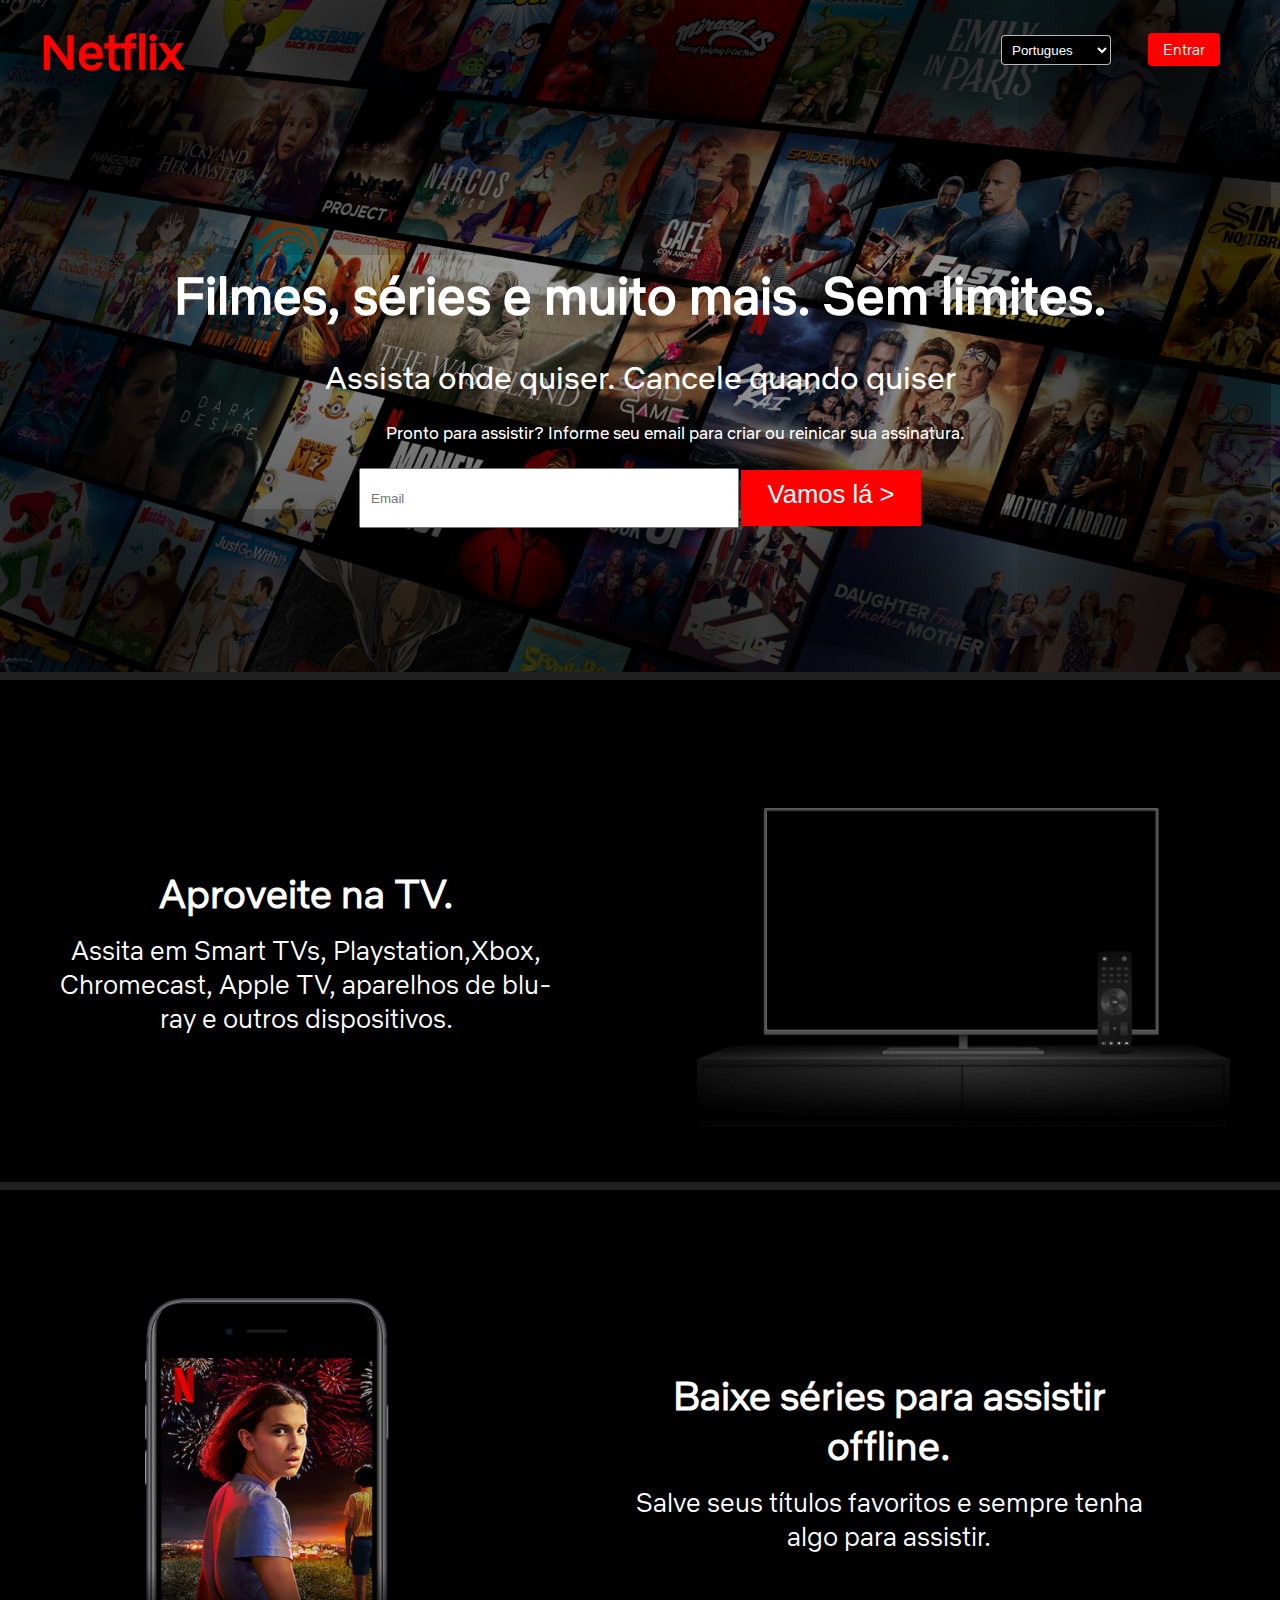
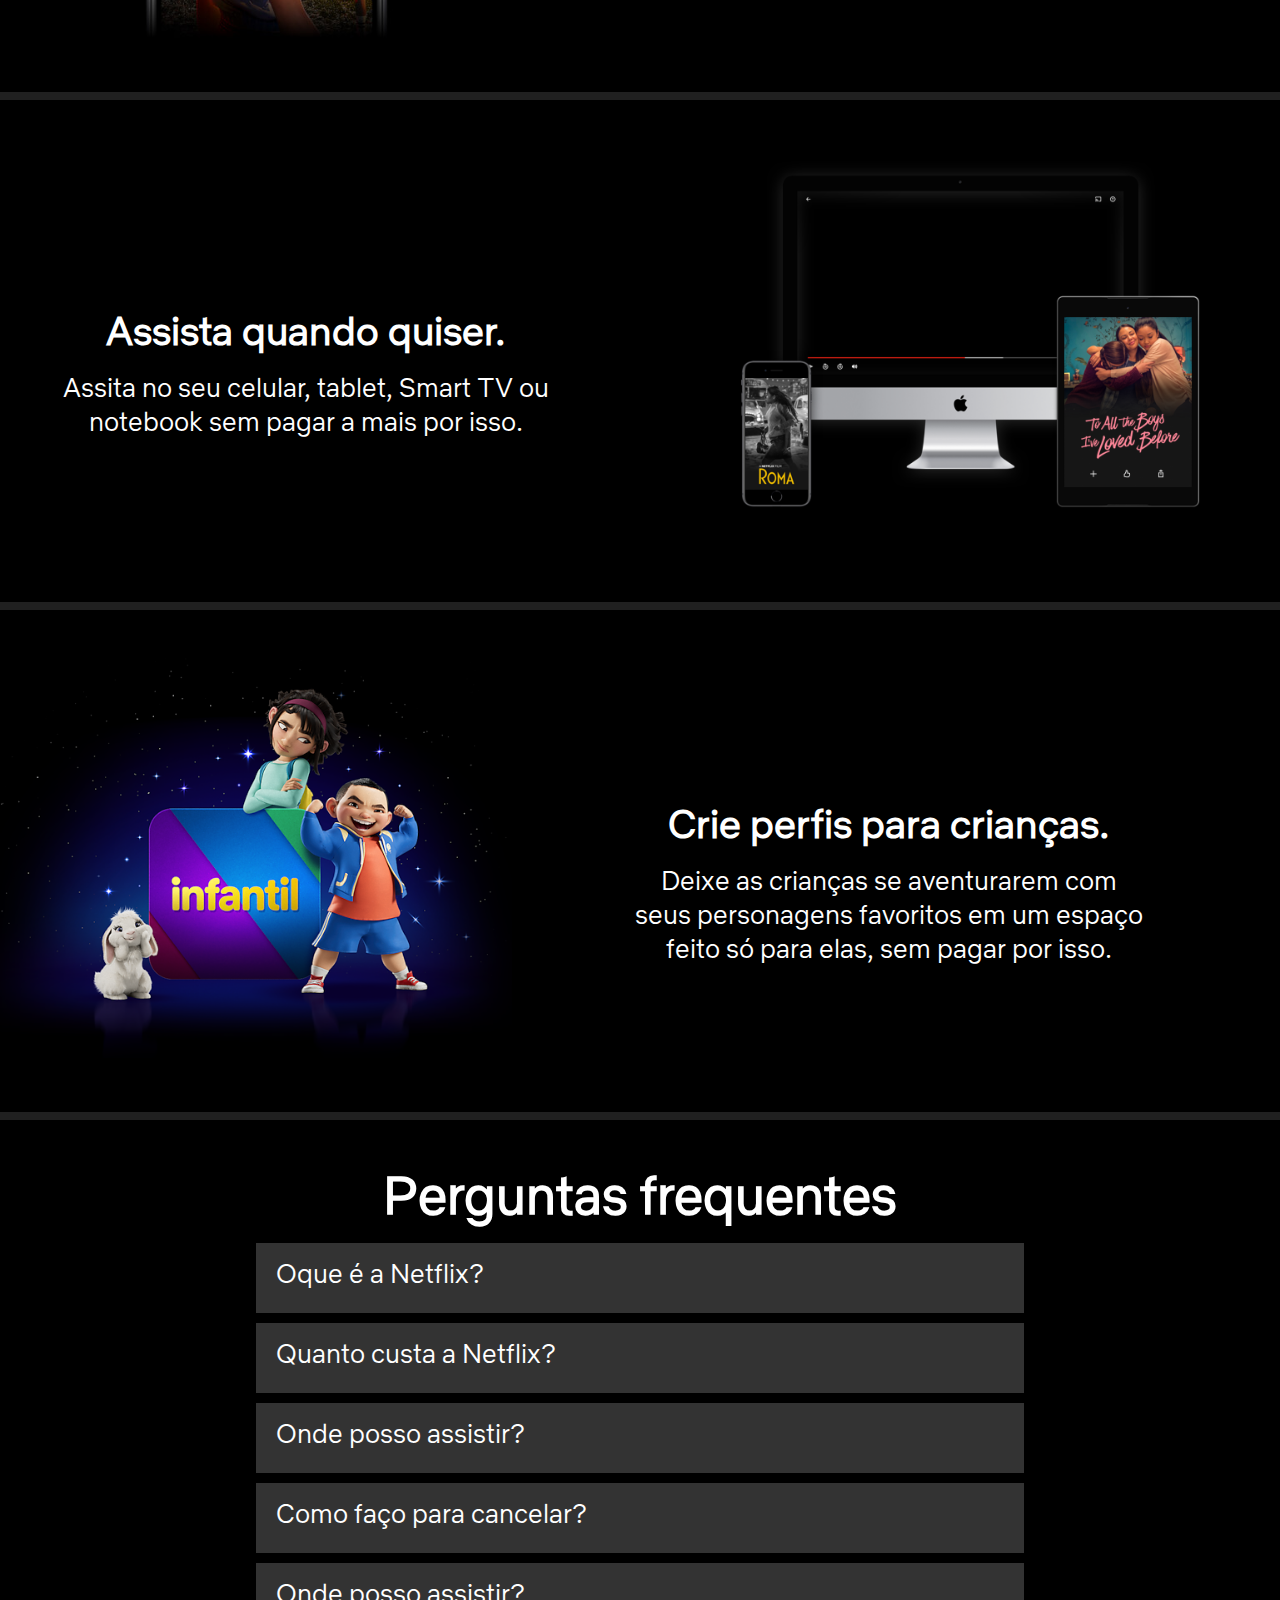
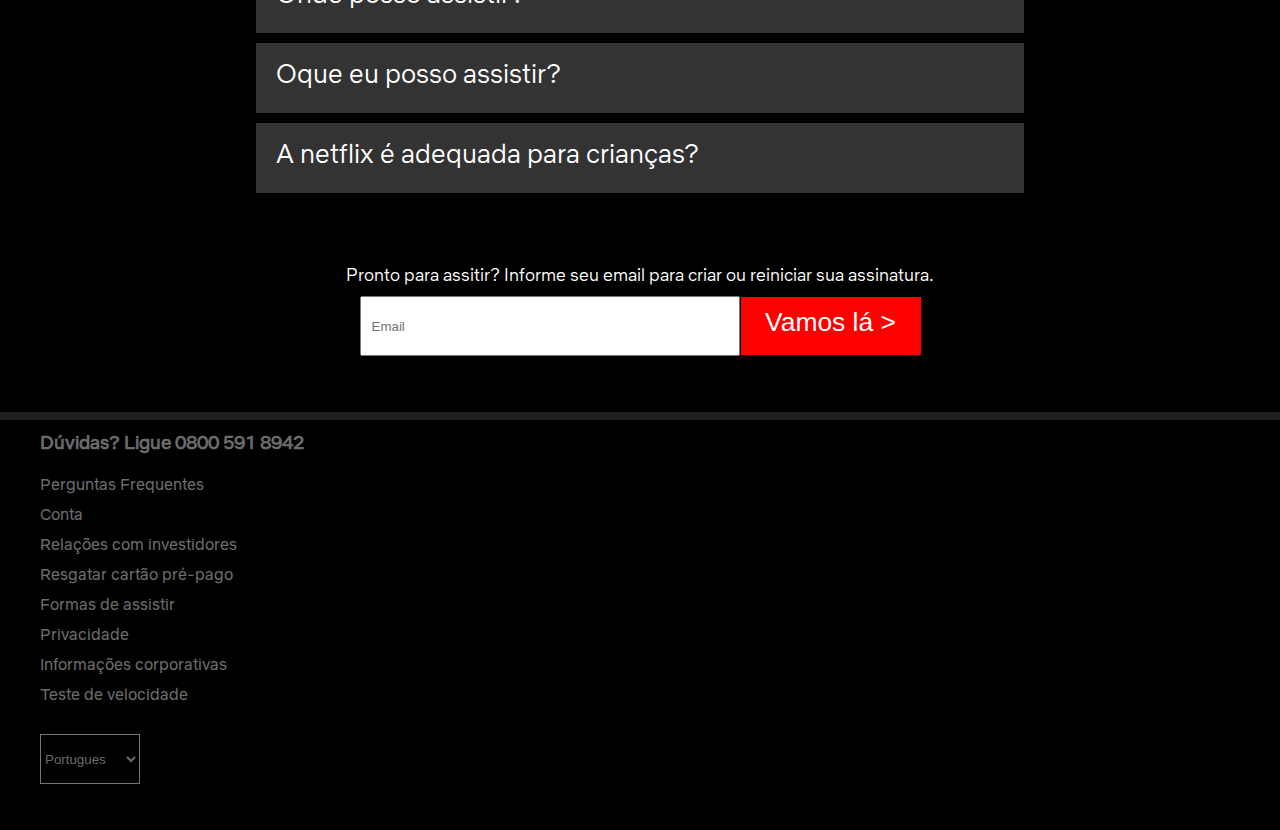
<file: index.html>
<!DOCTYPE html>
<html lang="pt-br">
<head>
    <meta charset="UTF-8">
    <meta http-equiv="X-UA-Compatible" content="IE=edge">
    <meta name="viewport" content="width=device-width, initial-scale=1.0">
    <title>Netflix</title>
    <link rel="shortcut icon" href="./icon/netflix.png" type="image/x-icon">
    <link rel="stylesheet" href="estilos/style.css">
    <link rel="stylesheet" href="estilos/style-desktop.css" media="screen and (min-width: 992px)">
</head>
<body>
    <header>
        <div class="cabeca">
            <h1>Netflix</h1>
            <menu>
                <select name="" id="linguagem">
                    <option value="PT-BR">Portugues</option>
                    <option value="EN">Inglês</option>
                </select>
                <a href="home.html" target="_self" rel="next">Entrar</a>
            </menu>
        </div>

        <div class="cabeca2">
            <h2>Filmes, séries e muito mais. Sem limites.</h2>
            <p>Assista onde quiser. Cancele quando quiser</p>
            <p class="second-p">Pronto para assistir? Informe seu email para criar ou reinicar sua assinatura.</p>
            <div id="conteiner">
                <form action="cadastro.js" method="post" autocomplete="on">
                    <input type="email" name="" id="email" class="mail" placeholder="Email" autocomplete="email">
                    <input type="submit" value="Vamos lá >" class="entrar">
                </form>
            </div>
        </div>
    </header>

    <main>
        <section class="content-desktop">
            <div class="content">
                <h2>Aproveite na TV.</h2>
                <p>Assita em Smart TVs, Playstation,Xbox, Chromecast, Apple TV, aparelhos de blu-ray e outros dispositivos.</p>
            </div>
            <aside class="photo-right"><img src="./imagens/tv.png" alt="YV"></aside>
        </section>

        <section class="content-desktop">
            <div class="content" id="left">
                <h2>Baixe séries para assistir offline.</h2>
                <p>Salve seus títulos favoritos e sempre tenha algo para assistir.</p>
            </div>
            <aside class="photo-left"><img src="./imagens/s_things.jpg" alt="Stranger Things"></aside>
        </section>

        <section class="content-desktop">
            <div class="content">
                <h2>Assista quando quiser.</h2>
                <p>Assita no seu celular, tablet, Smart TV ou notebook sem pagar a mais por isso.</p>
            </div>
            <aside class="photo-right"><img src="./imagens/device-pile.png" alt=""></aside>
        </section>

        <section class="content-desktop">
            <div class="content" id="left2">
                <h2>Crie perfis para crianças.</h2>
                <p>Deixe as crianças se aventurarem com seus personagens favoritos em um espaço feito só para elas, sem pagar por isso.</p>
            </div>
            <aside class="photo-left"><img src="imagens/AAAABWGB3YOpSh2wA7OOZQYD-MkalQ0oJEy-YEEpoPKAIenLtZf5lKeERDdKj-u6WnZx9wx_QuiDVHkGM_1QmVQt9yxM7mKjevBNHKFz.png" alt=""></aside>
        </section>

        <section id="questions">
            <h2>Perguntas frequentes</h2>
            <div class="ask" onclick="Textappear()"><p>Oque é a Netflix?</p></div>
            <div class="ask"><p>Quanto custa a Netflix?</p></div>
            <div class="ask"><p>Onde posso assistir?</p></div>
            <div class="ask"><p>Como faço para cancelar?</p></div>
            <div class="ask"><p>Onde posso assistir?</p></div>
            <div class="ask"><p>Oque eu posso assistir?</p></div>
            <div class="ask"><p>A netflix é adequada para crianças?</p></div>

            <div id="inputs">
                <p>Pronto para assitir? Informe seu email para criar ou reiniciar sua assinatura.</p>
                <div id="contenedor">
                    <form action="xesq.js" autocomplete="on">
                        <input type="email" name="" id="fmail" class="mail" autocomplete="email" placeholder="Email">
                        <input type="submit" value="Vamos lá >" class="entrar" id="go">
                    </form>
                </div>
            </div>
        </section>
    </main>

    <footer>
        <h3>Dúvidas? Ligue 0800 591 8942</h3>
        <nav>
            <ul>
                <li><a href="#">Perguntas Frequentes</a></li>
                <li><a href="#">Conta</a></li>
                <li><a href="#">Relações com investidores</a></li>
                <li><a href="#">Resgatar cartão pré-pago</a></li>
                <li><a href="#">Formas de assistir</a></li>
                <li><a href="#">Privacidade</a></li>
                <li><a href="#">Informações corporativas</a></li>
                <li><a href="#">Teste de velocidade</a></li>
            </ul>
        </nav>
        <select name="" id="linguagem">
            <option value="PT-BR">Portugues</option>
            <option value="EN">Inglês</option>
        </select>
    </footer>

    <script src="netflix.js"></script>
</body>
</html>
</file>
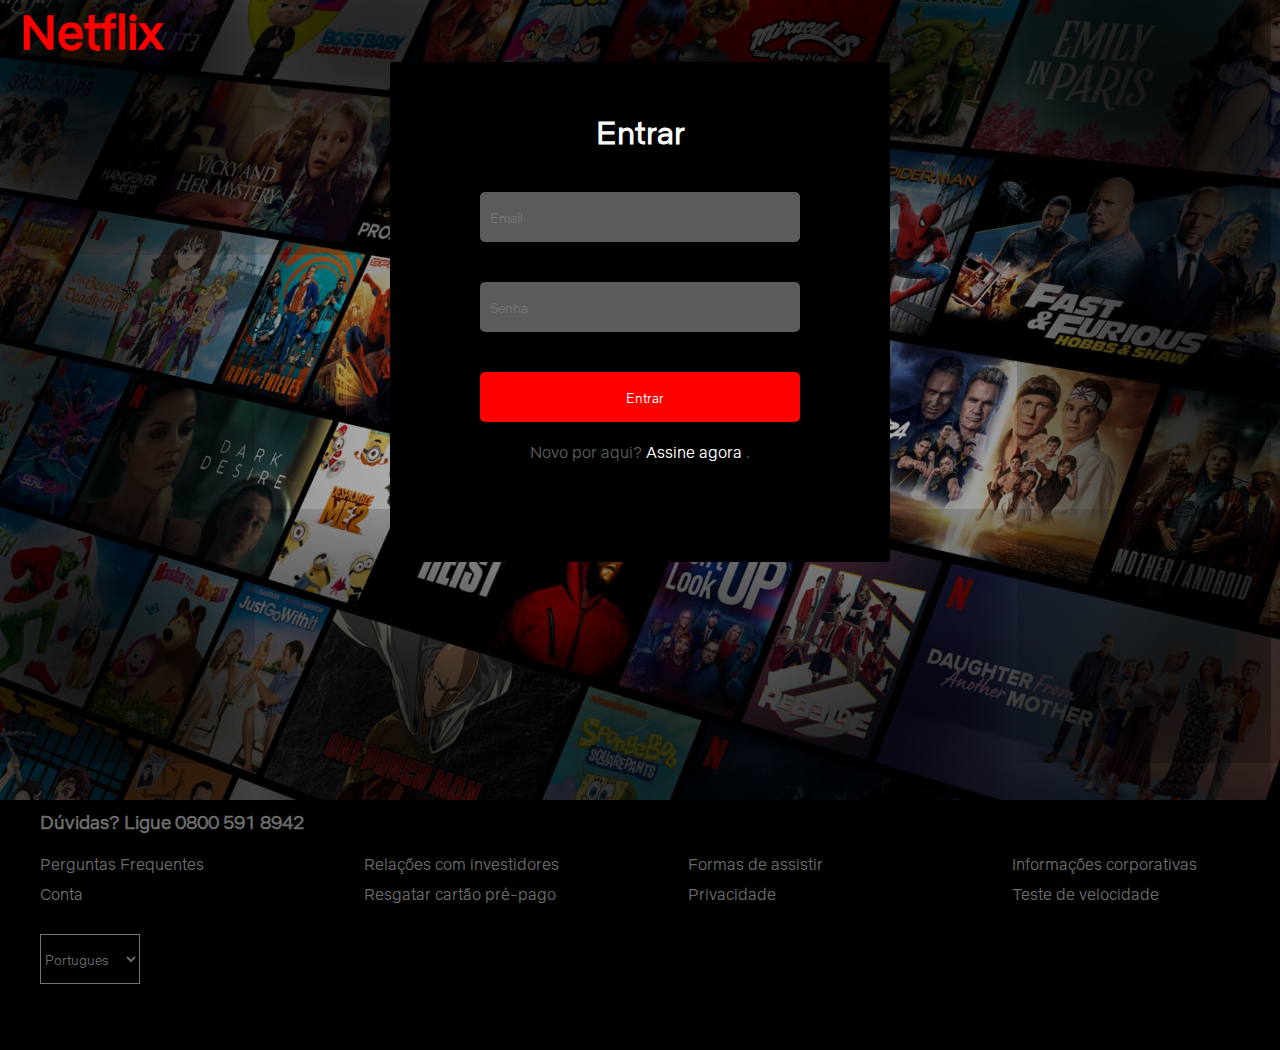
<file: home.html>
<!DOCTYPE html>
<html lang="pt-br">
<head>
    <meta charset="UTF-8">
    <meta http-equiv="X-UA-Compatible" content="IE=edge">
    <meta name="viewport" content="width=device-width, initial-scale=1.0">
    <title>Netflix</title>
    <link rel="stylesheet" href="estilos/home-style.css">
</head>
<body>
    <main>
        <h1>Netflix</h1>
        <section>
            <h2>Entrar</h2>
            <form action="" method="post">
                <input type="email" name="" id="email" placeholder="Email">
                <input type="password" name="" id="senha" placeholder="Senha">
                <input type="submit" value="Entrar" id="entrar">
            </form>
            <p>Novo por aqui? <a href="#">Assine agora</a> .</p>
        </section>
    </main>

    <footer>
        <h3>Dúvidas? Ligue 0800 591 8942</h3>
        <nav>
            <ul>
                <li><a href="#">Perguntas Frequentes</a></li>
                <li><a href="#">Conta</a></li>
                <li><a href="#">Relações com investidores</a></li>
                <li><a href="#">Resgatar cartão pré-pago</a></li>
                <li><a href="#">Formas de assistir</a></li>
                <li><a href="#">Privacidade</a></li>
                <li><a href="#">Informações corporativas</a></li>
                <li><a href="#">Teste de velocidade</a></li>
            </ul>
        </nav>
        <select name="" id="linguagem">
            <option value="PT-BR">Portugues</option>
            <option value="EN">Inglês</option>
        </select>
    </footer>
</body>
</html>
</file>
<file: estilos/style.css>
@charset "UTF-8";

@font-face {
    font-family: 'Netflix regular';
    src: url(../fontes/NetflixSans-Regular.otf) format('opentype');
}
@font-face {
    font-family: 'Netflix light';
    src: url(../fontes/NetflixSans-Light.otf) format('opentype');
}
@font-face {
    font-family: 'Netflix bold';
    src: url(../fontes/NetflixSans-Bold.otf) format('opentype');
}

* {
    margin: 0;
    padding: 0;
    box-sizing: border-box;
}

body {
    font-family: 'Netflix regular';
}

header, section {
    border-bottom: 8px;
    border-bottom-style: solid;
    border-bottom-color:rgb(32, 32, 32);
}

header {
    background-image: url(../imagens/Netflix.jpg);
    background-size: cover;
    background-repeat: no-repeat;
    box-shadow: inset 0px 0px 600px 120px black;
    background-color: black;
    color: white;
    text-align: center;
    padding: 20px;
    height: 500px;
}

header div.cabeca {
    display: flex;
    justify-content: space-between;
}

header h1 {
    color: red;
}

header a {
    background-color: red;
    color: white;
    text-decoration: none;
    border-radius: 4px;
    padding: 3px;
    font-family: 'Netflix light';
    font-size: 15px;
}

header select {
    background-color: black;
    color: white;
    border: 1px solid rgba(255, 255, 255, 0.726);
    padding: 3px;
    border-radius: 4px;
    width: 110px;
    height: 30px;
}

header div.cabeca2 {
    display: flex;
    flex-wrap: wrap;
    justify-content: center;
    row-gap: 10px;
}

header h2 {
    margin-top: 60px;
    margin-bottom: 20px;
    font-size: 1.6em;
}

header form {
    width: 100vw;
}

input.mail {
    height: 50px;
    width: 98%;
    margin-bottom: 10px;
    text-indent: 10px;
}

input#fmail {
    width: 85%;
}

input.entrar {
    background-color: red;
    color: white;
    display: inline-block;
    border: none;
    padding: 10px;
    font-size: 17px;
    width: 110px;
}

input.entrar:hover {
    cursor: pointer;
}

header p {
    font-size: 1em;
    margin-bottom: 15px;
}

main {
    display: flex;
    flex-wrap: wrap;
    justify-content: center;
    font-size: 1.1em;
    font-family: 'Netflix Light';
}

section {
    background-color: black;
    color: white;
    text-align: center;
    height: 510px;
    width: 100vw;
}

section div.content {
    width: 80%;
    margin: auto;
}

section h2 {
    margin-top: 40px;
    margin-bottom: 15px;
}

section img {
    height: 300px;
}

section#questions {
    height: 700px;
}

section div.ask {
    text-align: left;
    text-indent: 20px;
    background-color: rgb(51, 51, 51);
    margin-bottom: 10px;
    width: 100%;
    height: 50px;
    cursor: pointer;
}

div.ask p {
    padding-top: 13px;
}

section#questions p {
    margin: 10px 0px 10px 0px;
}

footer {
    background-color: black;
    color: rgb(107, 107, 107);
    text-indent: 40px;
    height: 410px;
}

footer h3 {
    margin-bottom: 20px;
    padding-top: 10px;
}

footer a {
    text-decoration: none;
    color: rgb(107, 107, 107);
}

footer a:hover {
    text-decoration: underline;
}

footer li {
    margin-bottom: 10px;
}

footer select {
    background-color: black;
    color: rgb(107, 107, 107);
    margin: 20px 0px 0px 40px;
    height: 50px;
    width: 100px;
}
</file>
<file: estilos/style-desktop.css>
@charset "UTF-8";

@font-face {
    font-family: 'Netflix regular';
    src: url(../fontes/NetflixSans-Regular.otf) format('opentype');
}
@font-face {
    font-family: 'Netflix light';
    src: url(../fontes/NetflixSans-Light.otf) format('opentype');
}
@font-face {
    font-family: 'Netflix bold';
    src: url(../fontes/NetflixSans-Bold.otf) format('opentype');
}

header {
    height: 680px;
    font-size: 2em;
    box-shadow: inset 0px 0px 700px 200px black;
}

header h1 {
    font-size: 1.5em;
    margin-left: 20px;
}

header menu {
    margin-right: 40px;
}

header select {
    padding: 6px;
    margin-top: 15px;
}

header a {
    margin-left: 30px;
    padding: 7px 15px;
    display: inline-block;
}

header p.second-p {
    margin-left: 100px;
    margin-right: 30px;
    font-size: 17px;
}

div.cabeca2 div#conteiner {
    width: 80%;
    height: 100px;
    display: flex;
    justify-content: space-around;
    flex-wrap: wrap;
}

header input#email {
    width: 380px;
    height: 60px;
}

header input.entrar {
    padding: 10px 10px 10px 10px;
    padding-bottom: 17px;
    font-size: 0.8em;
    width: 180px;
    margin-left: -5px;
}

header div.cabeca2 {
    margin-top: 120px;
}

section.content-desktop {
    font-size: 1.5em;
    display: flex;
    justify-content: space-between;
    align-items: center;
}

section div.content {
    width: 40%;
    margin-left: 50px;
}

section div#left {
    order: 2;
}

section div#left2 {
    order: 2;
}

section img {
    height: 400px;
    margin-right: 50px;
}

section aside.photo-right {
    order: 1;
}

section aside.photo-left {
    order: 0;
}

section#questions {
    height: 900px;
}

section#questions h2 {
    font-size: 3em;
}

section#questions div.ask {
    margin: auto;
    width: 60%;
    height: 70px;
    font-size: 1.5em;
}

section#questions div#inputs {
    margin-top: 70px;
}

div#contenedor {
    width: 100%;
    display: flex;
    flex-wrap: wrap;
    justify-content: center;
}

div#contenedor input#go {
    padding: 10px 10px 10px 10px;
    padding-bottom: 17px;
    font-size: 1.5em;
    width: 180px;
    margin-left: -3px;
}

div#contenedor input#fmail {
    width: 380px;
    height: 60px;
}
</file>
<file: estilos/home-style.css>
@charset "UTF-8";

@font-face {
    font-family: 'Netflix regular';
    src: url(../fontes/NetflixSans-Regular.otf) format('opentype');
}
@font-face {
    font-family: 'Netflix light';
    src: url(../fontes/NetflixSans-Light.otf) format('opentype');
}
@font-face {
    font-family: 'Netflix bold';
    src: url(../fontes/NetflixSans-Bold.otf) format('opentype');
}

* {
    margin: 0;
    padding: 0;
    box-sizing: border-box;
    font-family: 'Netflix light';
}

main {
    background-image: url(../imagens/Netflix.jpg);
    background-size: cover;
    box-shadow: inset 0px 0px 700px 200px black;
    width: 100%;
    height: 800px;
}

main h1 {
    color: red;
    font-size: 3em;
    font-family: 'Netflix regular';
    margin-left: 20px;
}

main section {
    background-color: black;
    width: 500px;
    height: 500px;
    margin: auto;
    padding: 50px;
    text-align: center;
    border-radius: 3px;
}

section h2 {
    color: white;
    font-family: 'Netflix light';
    font-size: 2em;
}

section input {
    display: block;
    width: 80%;
    margin: auto;
    height: 50px;
    margin-top: 40px;
    border-radius: 5px;
    background-color: rgb(92, 92, 92);
    border: none;
    text-indent: 10px;
}

section input#entrar {
    background-color: red;
    color: white;
    cursor: pointer;
}

section p {
    color: rgb(92, 92, 92);
    margin-top: 20px;
}

section a {
    color: white;
    text-decoration: none;
}

section a:hover {
    text-decoration: underline;
}

footer {
    background-color: black;
    color: rgb(107, 107, 107);
    text-indent: 40px;
    height: 250px;
}

footer h3 {
    margin-bottom: 20px;
    padding-top: 10px;
}

footer a {
    text-decoration: none;
    color: rgb(107, 107, 107);
}

footer a:hover {
    text-decoration: underline;
}

footer ul {
    columns: 4;
    list-style-type: none;
}

footer li {
    margin-bottom: 10px;
}

footer select {
    background-color: black;
    color: rgb(107, 107, 107);
    margin: 20px 0px 0px 40px;
    height: 50px;
    width: 100px;
}
</file>
